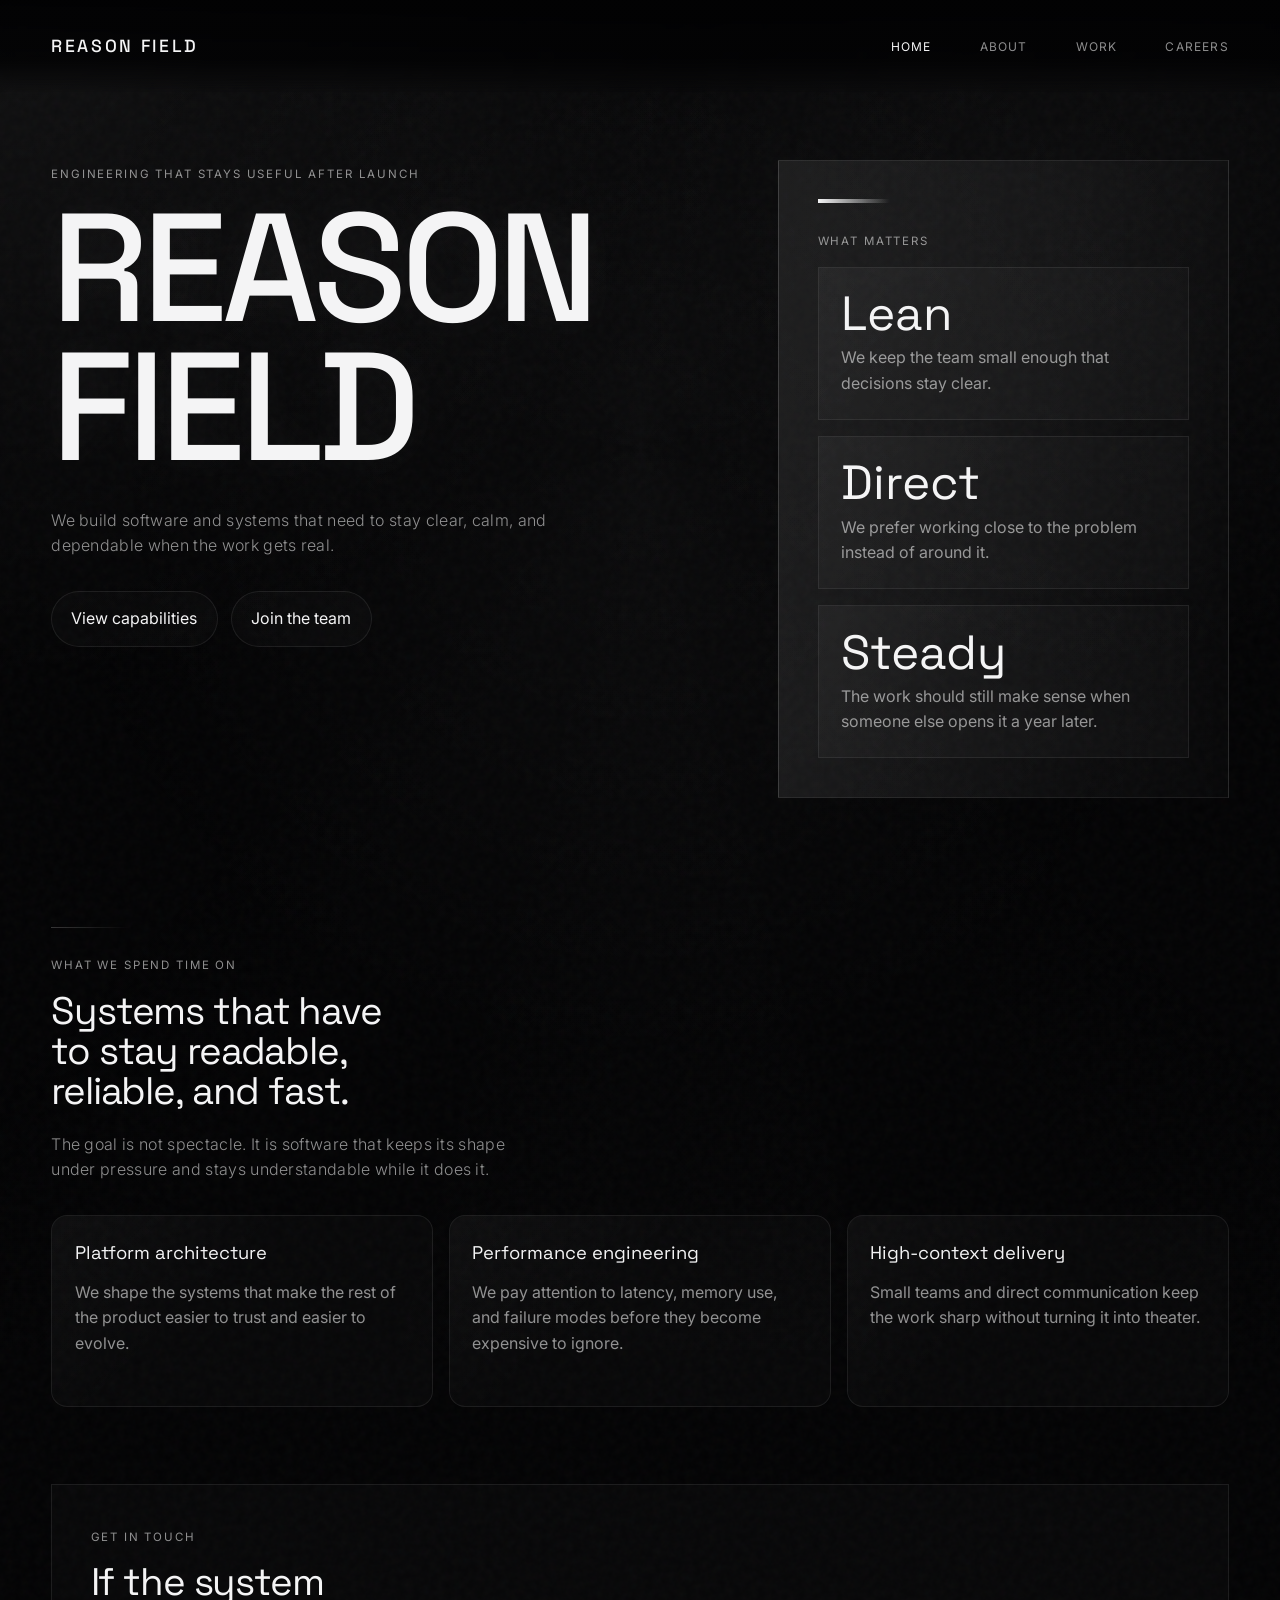
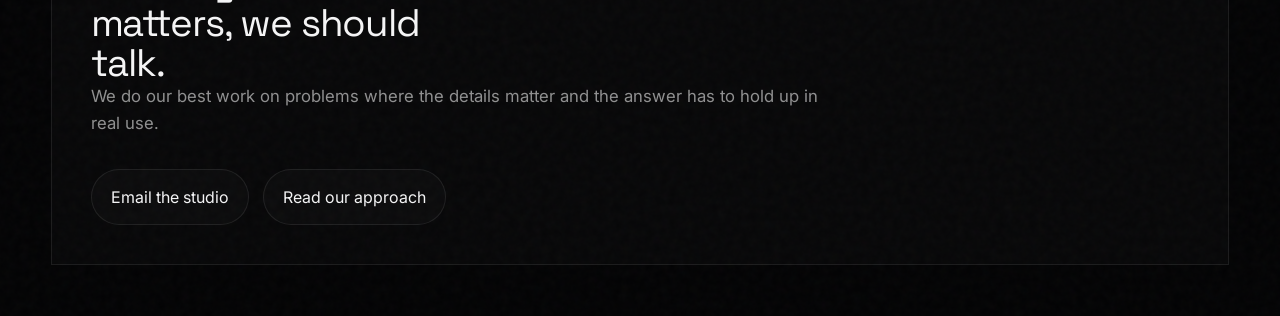
<file: index.html>
<!DOCTYPE html>
<html lang="en">
<head>
    <meta charset="UTF-8">
    <meta name="viewport" content="width=device-width, initial-scale=1.0">
    <meta name="description" content="Reason Field - Bespoke Systems Engineering.">
    <title>Reason Field | Systems Engineering</title>
    <link rel="preconnect" href="https://fonts.googleapis.com">
    <link rel="preconnect" href="https://fonts.gstatic.com" crossorigin>
    <link href="https://fonts.googleapis.com/css2?family=Space+Grotesk:wght@300;400;500&family=Inter:wght@300;400&display=swap" rel="stylesheet">
    <link rel="stylesheet" href="style.css">
    <style>
        .home-main {
            display: grid;
            gap: clamp(3rem, 6vw, 6rem);
            padding-top: 10rem;
        }

        .hero-shell {
            display: grid;
            grid-template-columns: minmax(0, 1.2fr) minmax(280px, 0.8fr);
            gap: clamp(2rem, 4vw, 5rem);
            align-items: start;
        }

        .hero-copy {
            max-width: 40rem;
        }

        .home-main h1 {
            font-family: 'Space Grotesk', sans-serif;
            font-size: clamp(4rem, 12vw, 12rem);
            font-weight: 500;
            line-height: 0.9;
            letter-spacing: -0.04em;
            white-space: nowrap;
            text-shadow: 0 0 40px rgba(255,255,255,0.05), 0 0 100px rgba(255,255,255,0.02);
            margin-bottom: 2rem;
            animation: pulseGlow 8s ease-in-out infinite alternate;
        }

        @keyframes pulseGlow {
            0% { text-shadow: 0 0 40px rgba(255,255,255,0.05), 0 0 100px rgba(255,255,255,0.02); }
            100% { text-shadow: 0 0 60px rgba(255,255,255,0.08), 0 0 120px rgba(255,255,255,0.05); }
        }

        .hero-desc {
            font-weight: 300;
            font-size: clamp(1rem, 1.2vw, 1.25rem);
            max-width: 500px;
            color: var(--text-mute);
            letter-spacing: 0.02em;
            margin-top: 1.25rem;
        }

        .section-title {
            max-width: 14ch;
        }

        .landing-note {
            max-width: 30rem;
        }

        @media (max-width: 900px) {
            .hero-shell {
                grid-template-columns: 1fr;
            }

            .home-main h1 {
                white-space: normal;
            }
        }
    </style>
</head>
<body>
    <a href="#main-content" class="skip-link">Skip to main content</a>
    <div class="ambient-field"></div>
    
    <header>
        <a href="index.html" class="logo">Reason Field</a>
        <nav aria-label="Main navigation">
            <ul>
                <li><a href="index.html" aria-current="page">Home</a></li>
                <li><a href="about.html">About</a></li>
                <li><a href="work.html">Work</a></li>
                <li><a href="careers.html">Careers</a></li>
            </ul>
        </nav>
    </header>

    <main id="main-content" class="home-main">
        <section class="hero-shell" aria-labelledby="home-title">
            <div class="hero-copy">
                <span class="section-label">Engineering that stays useful after launch</span>
                <h1 id="home-title">REASON<br>FIELD</h1>
                <p class="hero-desc">
                    We build software and systems that need to stay clear, calm, and dependable when the work gets real.
                </p>
                <div class="button-row">
                    <a href="work.html" class="button-link">View capabilities</a>
                    <a href="careers.html" class="button-link">Join the team</a>
                </div>
            </div>

            <aside class="quote-panel" aria-label="Company metrics">
                <span class="section-label">What matters</span>
                <div class="stat-grid">
                    <article class="stat-card">
                        <div class="stat-value">Lean</div>
                        <p class="stat-label">We keep the team small enough that decisions stay clear.</p>
                    </article>
                    <article class="stat-card">
                        <div class="stat-value">Direct</div>
                        <p class="stat-label">We prefer working close to the problem instead of around it.</p>
                    </article>
                    <article class="stat-card">
                        <div class="stat-value">Steady</div>
                        <p class="stat-label">The work should still make sense when someone else opens it a year later.</p>
                    </article>
                </div>
            </aside>
        </section>

        <section class="section-shell" aria-labelledby="focus-title">
            <span class="section-label">What we spend time on</span>
            <h2 id="focus-title" class="section-title">Systems that have to stay readable, reliable, and fast.</h2>
            <p class="hero-desc landing-note">
                The goal is not spectacle. It is software that keeps its shape under pressure and stays understandable while it does it.
            </p>
            <div class="feature-grid" style="margin-top: 2rem;">
                <article class="feature-card">
                    <h3>Platform architecture</h3>
                    <p>We shape the systems that make the rest of the product easier to trust and easier to evolve.</p>
                </article>
                <article class="feature-card">
                    <h3>Performance engineering</h3>
                    <p>We pay attention to latency, memory use, and failure modes before they become expensive to ignore.</p>
                </article>
                <article class="feature-card">
                    <h3>High-context delivery</h3>
                    <p>Small teams and direct communication keep the work sharp without turning it into theater.</p>
                </article>
            </div>
        </section>

        <section class="cta-panel" aria-labelledby="contact-title">
            <span class="section-label">Get in touch</span>
            <h2 id="contact-title" class="section-title">If the system matters, we should talk.</h2>
            <p class="lead-copy">We do our best work on problems where the details matter and the answer has to hold up in real use.</p>
            <div class="button-row">
                <a href="mailto:contact@reasonfield.in" class="button-link">Email the studio</a>
                <a href="about.html" class="button-link">Read our approach</a>
            </div>
        </section>
    </main>
</body>
</html>
</file>
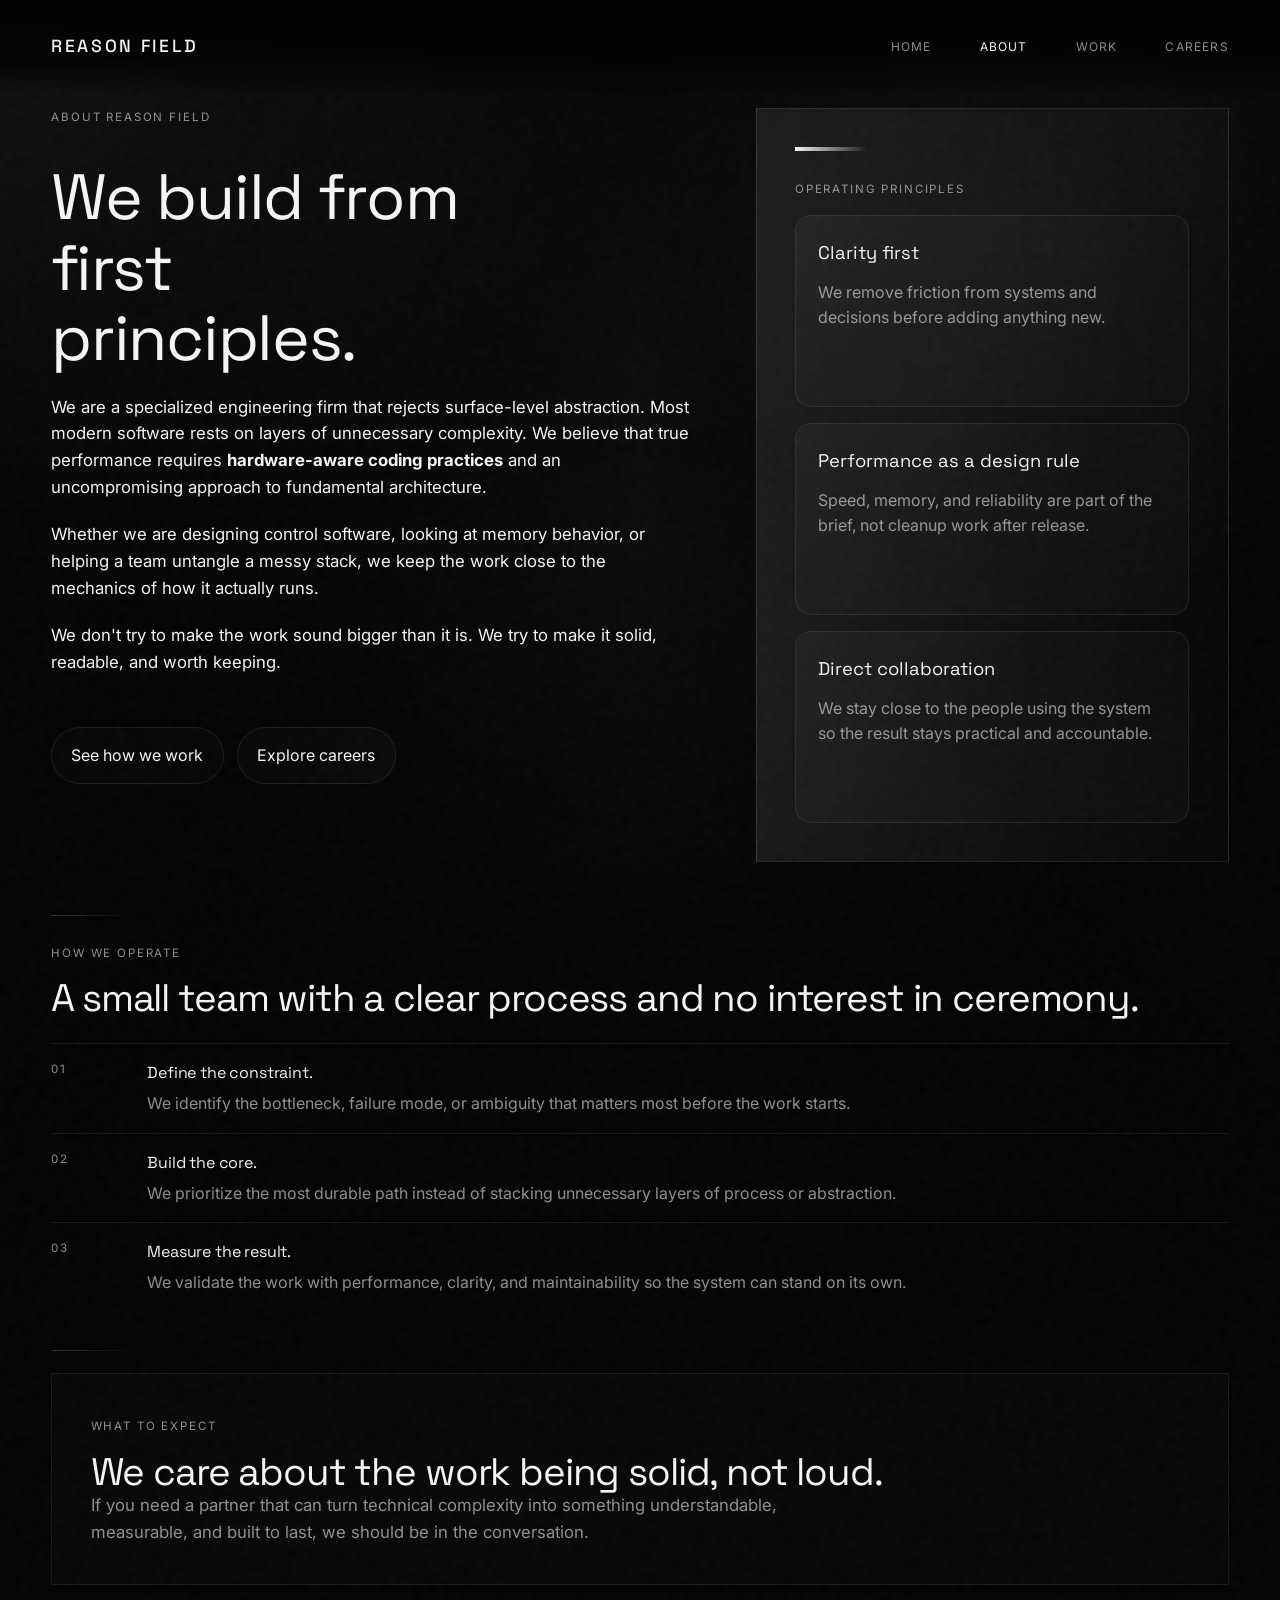
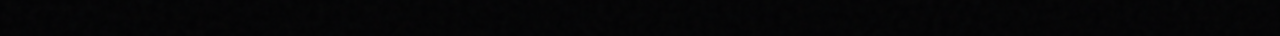
<file: about.html>
<!DOCTYPE html>
<html lang="en">
<head>
    <meta charset="UTF-8">
    <meta name="viewport" content="width=device-width, initial-scale=1.0">
    <meta name="description" content="About Reason Field and the systems we build.">
    <title>About | Reason Field</title>
    <link rel="preconnect" href="https://fonts.googleapis.com">
    <link rel="preconnect" href="https://fonts.gstatic.com" crossorigin>
    <link href="https://fonts.googleapis.com/css2?family=Space+Grotesk:wght@300;400;500&family=Inter:wght@300;400&display=swap" rel="stylesheet">
    <link rel="stylesheet" href="style.css">
    <style>
        .about-hero {
            display: grid;
            grid-template-columns: minmax(0, 1.15fr) minmax(280px, 0.85fr);
            gap: clamp(2rem, 5vw, 5rem);
            align-items: start;
        }

        .sticky-heading {
            font-family: 'Space Grotesk', sans-serif;
            font-size: clamp(2.5rem, 5vw, 4.25rem);
            font-weight: 400;
            letter-spacing: -0.02em;
            line-height: 1.1;
            max-width: 10ch;
        }

        .text-content {
            display: grid;
            gap: 1.25rem;
        }

        .text-content p {
            font-size: 1.05rem;
        }

        @media (max-width: 900px) {
            .about-hero { grid-template-columns: 1fr; }
        }
    </style>
</head>
<body>
    <a href="#main-content" class="skip-link">Skip to main content</a>
    <div class="ambient-field"></div>
    
    <header>
        <a href="index.html" class="logo">Reason Field</a>
        <nav aria-label="Main navigation">
            <ul>
                <li><a href="index.html">Home</a></li>
                <li><a href="about.html" aria-current="page">About</a></li>
                <li><a href="work.html">Work</a></li>
                <li><a href="careers.html">Careers</a></li>
            </ul>
        </nav>
    </header>

    <main id="main-content">
        <section class="about-hero" aria-labelledby="about-title">
            <div class="text-content">
                <span class="section-label">About Reason Field</span>
                <h1 id="about-title" class="sticky-heading">We build from first principles.</h1>
                <p>We are a specialized engineering firm that rejects surface-level abstraction. Most modern software rests on layers of unnecessary complexity. We believe that true performance requires <strong>hardware-aware coding practices</strong> and an uncompromising approach to fundamental architecture.</p>
                <p>Whether we are designing control software, looking at memory behavior, or helping a team untangle a messy stack, we keep the work close to the mechanics of how it actually runs.</p>
                <p>We don't try to make the work sound bigger than it is. We try to make it solid, readable, and worth keeping.</p>
                <div class="button-row">
                    <a href="work.html" class="button-link">See how we work</a>
                    <a href="careers.html" class="button-link">Explore careers</a>
                </div>
            </div>

            <aside class="quote-panel" aria-label="Reason Field operating principles">
                <span class="section-label">Operating principles</span>
                <div class="feature-grid">
                    <article class="feature-card">
                        <h3>Clarity first</h3>
                        <p>We remove friction from systems and decisions before adding anything new.</p>
                    </article>
                    <article class="feature-card">
                        <h3>Performance as a design rule</h3>
                        <p>Speed, memory, and reliability are part of the brief, not cleanup work after release.</p>
                    </article>
                    <article class="feature-card">
                        <h3>Direct collaboration</h3>
                        <p>We stay close to the people using the system so the result stays practical and accountable.</p>
                    </article>
                </div>
            </aside>
        </section>

        <section class="section-shell" aria-labelledby="about-method-title">
            <span class="section-label">How we operate</span>
            <h2 id="about-method-title" class="section-title">A small team with a clear process and no interest in ceremony.</h2>
            <ul class="timeline">
                <li>
                    <span class="step">01</span>
                    <div>
                        <strong>Define the constraint.</strong>
                        <p class="muted-copy">We identify the bottleneck, failure mode, or ambiguity that matters most before the work starts.</p>
                    </div>
                </li>
                <li>
                    <span class="step">02</span>
                    <div>
                        <strong>Build the core.</strong>
                        <p class="muted-copy">We prioritize the most durable path instead of stacking unnecessary layers of process or abstraction.</p>
                    </div>
                </li>
                <li>
                    <span class="step">03</span>
                    <div>
                        <strong>Measure the result.</strong>
                        <p class="muted-copy">We validate the work with performance, clarity, and maintainability so the system can stand on its own.</p>
                    </div>
                </li>
            </ul>
        </section>

        <section class="section-shell cta-panel" aria-labelledby="about-commitment-title">
            <span class="section-label">What to expect</span>
            <h2 id="about-commitment-title" class="section-title">We care about the work being solid, not loud.</h2>
            <p class="lead-copy">If you need a partner that can turn technical complexity into something understandable, measurable, and built to last, we should be in the conversation.</p>
        </section>
    </main>
</body>
</html>
</file>
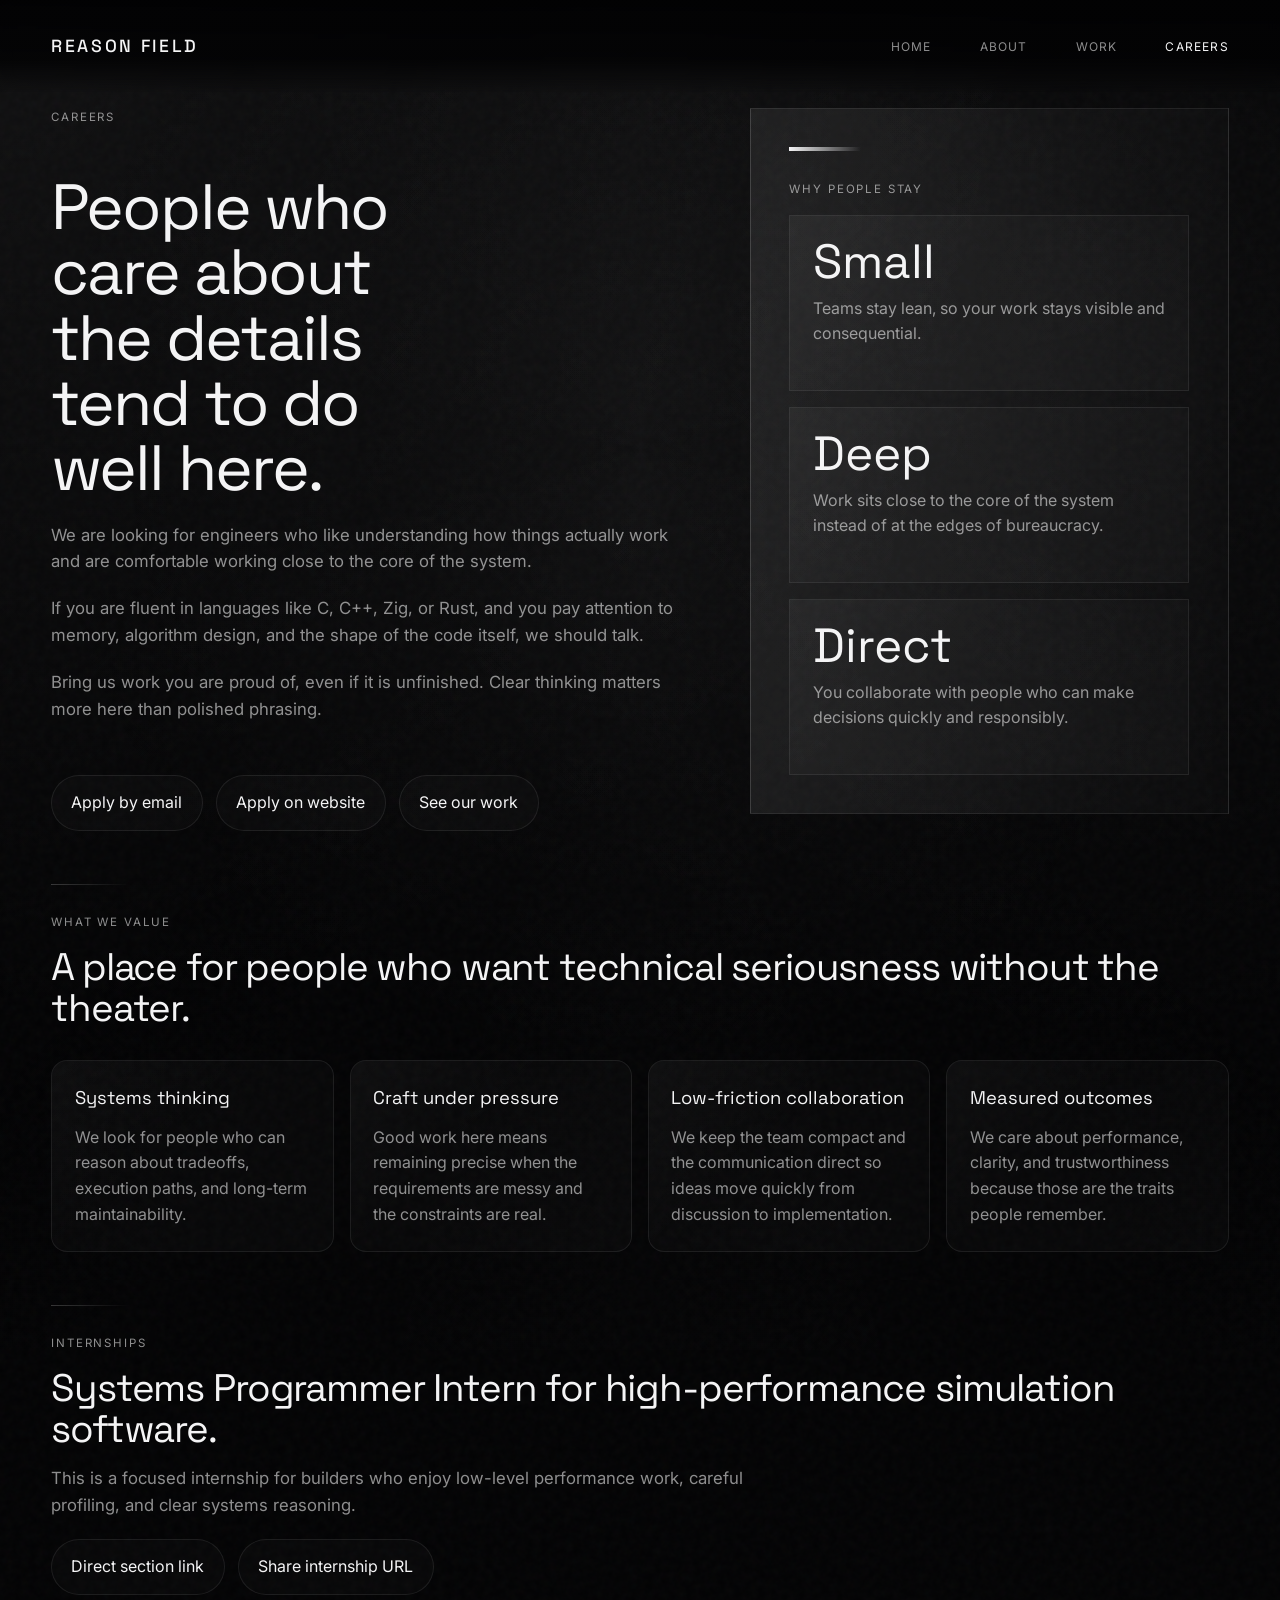
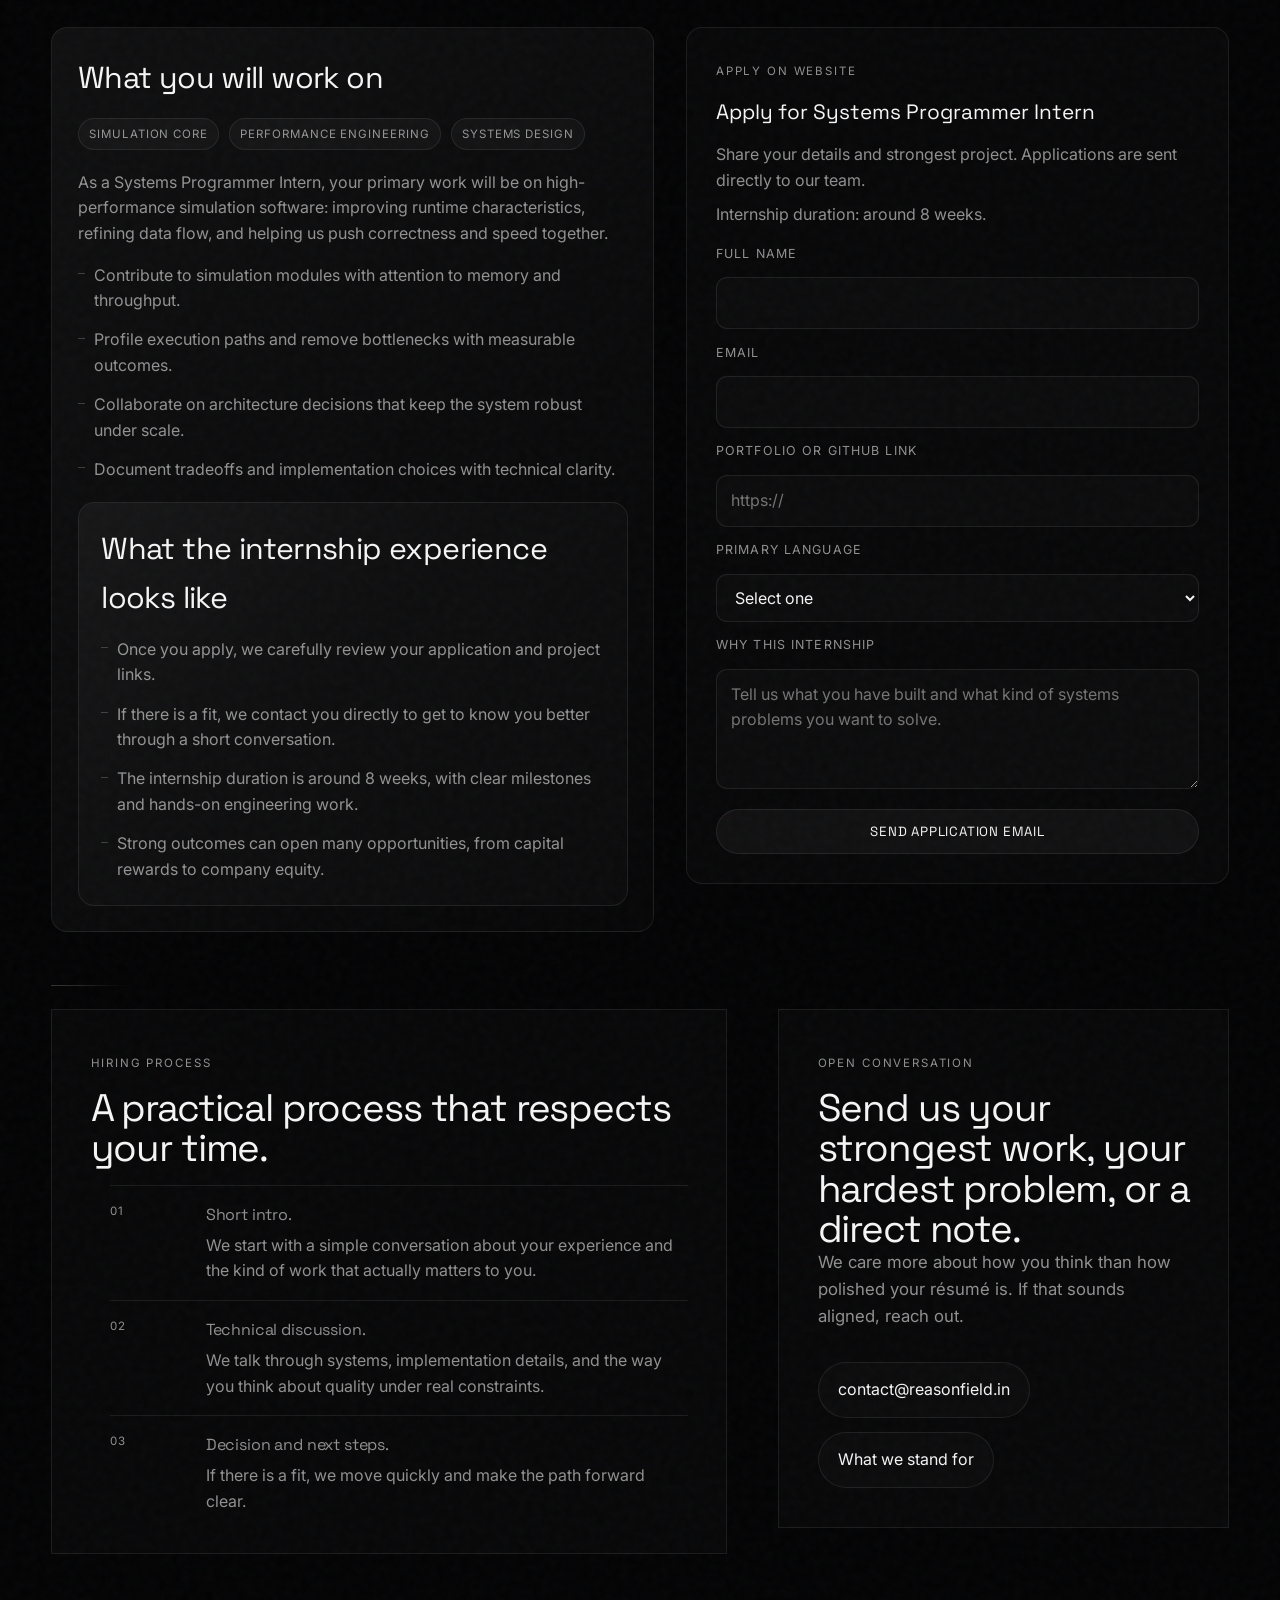
<file: careers.html>
<!DOCTYPE html>
<html lang="en">
<head>
    <meta charset="UTF-8">
    <meta name="viewport" content="width=device-width, initial-scale=1.0">
    <meta name="description" content="Careers at Reason Field.">
    <title>Careers | Reason Field</title>
    <link rel="preconnect" href="https://fonts.googleapis.com">
    <link rel="preconnect" href="https://fonts.gstatic.com" crossorigin>
    <link href="https://fonts.googleapis.com/css2?family=Space+Grotesk:wght@300;400;500&family=Inter:wght@300;400&display=swap" rel="stylesheet">
    <link rel="stylesheet" href="style.css">
    <style>
        .careers-hero {
            display: grid;
            grid-template-columns: minmax(0, 1.15fr) minmax(280px, 0.85fr);
            gap: clamp(2rem, 4vw, 4.5rem);
            align-items: start;
        }

        .hero-title {
            font-family: 'Space Grotesk', sans-serif;
            font-size: clamp(2.6rem, 5vw, 4.5rem);
            line-height: 1.02;
            letter-spacing: -0.03em;
            font-weight: 400;
            max-width: 10ch;
            margin-top: 0.8rem;
        }

        .hero-copy {
            display: grid;
            gap: 1.25rem;
        }

        .hero-copy p {
            font-size: 1.05rem;
            color: var(--text-mute);
        }

        .benefit-card {
            min-height: 11rem;
        }

        .benefit-card .stat-label {
            margin-top: 0.6rem;
        }

        .internship-layout {
            display: grid;
            grid-template-columns: minmax(0, 1fr) minmax(320px, 0.9fr);
            gap: clamp(1.25rem, 3vw, 2rem);
            margin-top: 2rem;
            align-items: start;
        }

        .internship-brief {
            border: 1px solid var(--border-subtle);
            background: linear-gradient(130deg, rgba(255, 255, 255, 0.05), rgba(255, 255, 255, 0.015));
            border-radius: 1rem;
            padding: clamp(1.2rem, 2vw, 1.7rem);
        }

        .internship-brief h3 {
            font-family: 'Space Grotesk', sans-serif;
            font-size: clamp(1.3rem, 2.4vw, 1.9rem);
            font-weight: 400;
            letter-spacing: -0.02em;
            margin-bottom: 0.9rem;
        }

        .internship-brief p {
            color: var(--text-mute);
        }

        .internship-tags {
            display: flex;
            flex-wrap: wrap;
            gap: 0.6rem;
            margin: 1rem 0 1.25rem;
        }

        .internship-tag {
            font-size: 0.72rem;
            letter-spacing: 0.08em;
            text-transform: uppercase;
            border: 1px solid var(--border-subtle);
            padding: 0.35rem 0.65rem;
            border-radius: 999px;
            color: var(--text-mute);
            background: rgba(255, 255, 255, 0.03);
        }

        .internship-points {
            margin-top: 1rem;
            list-style: none;
            display: grid;
            gap: 0.85rem;
        }

        .internship-points li {
            padding-left: 1rem;
            position: relative;
            color: var(--text-mute);
        }

        .internship-points li::before {
            content: "";
            position: absolute;
            left: 0;
            top: 0.65rem;
            width: 0.45rem;
            height: 1px;
            background: var(--border-glow);
        }

        .apply-panel {
            border: 1px solid var(--border-subtle);
            background: rgba(255, 255, 255, 0.02);
            border-radius: 1rem;
            padding: clamp(1.2rem, 2.4vw, 1.8rem);
        }

        .apply-panel h3 {
            font-family: 'Space Grotesk', sans-serif;
            font-weight: 400;
            font-size: 1.3rem;
            margin-bottom: 0.8rem;
        }

        .internship-form {
            display: grid;
            gap: 0.85rem;
            margin-top: 1rem;
        }

        .internship-form label {
            font-size: 0.78rem;
            text-transform: uppercase;
            letter-spacing: 0.09em;
            color: var(--text-mute);
        }

        .internship-form input,
        .internship-form textarea,
        .internship-form select {
            width: 100%;
            border: 1px solid var(--border-subtle);
            border-radius: 0.7rem;
            background: rgba(255, 255, 255, 0.02);
            color: var(--text-prime);
            padding: 0.75rem 0.85rem;
            font: inherit;
        }

        .internship-form select {
            color-scheme: dark;
        }

        .internship-form select option {
            background-color: #090a0d;
            color: var(--text-prime);
        }

        .internship-form textarea {
            min-height: 7.5rem;
            resize: vertical;
        }

        .internship-form button {
            margin-top: 0.4rem;
            border: 1px solid var(--border-subtle);
            border-radius: 999px;
            background: rgba(255, 255, 255, 0.04);
            color: var(--text-prime);
            padding: 0.82rem 1.05rem;
            font-family: 'Space Grotesk', sans-serif;
            letter-spacing: 0.06em;
            text-transform: uppercase;
            cursor: pointer;
            transition: transform 0.2s ease, border-color 0.2s ease, background 0.2s ease;
        }

        .internship-form button:hover,
        .internship-form button:focus-visible {
            transform: translateY(-2px);
            border-color: var(--border-glow);
            background: rgba(255, 255, 255, 0.08);
        }

        @media (max-width: 900px) {
            .careers-hero {
                grid-template-columns: 1fr;
            }

            .internship-layout {
                grid-template-columns: 1fr;
            }
        }
    </style>
</head>
<body>
    <a href="#main-content" class="skip-link">Skip to main content</a>
    <div class="ambient-field"></div>
    <header>
        <a href="index.html" class="logo">Reason Field</a>
        <nav aria-label="Main navigation">
            <ul>
                <li><a href="index.html">Home</a></li>
                <li><a href="about.html">About</a></li>
                <li><a href="work.html">Work</a></li>
                <li><a href="careers.html" aria-current="page">Careers</a></li>
            </ul>
        </nav>
    </header>

    <main id="main-content">
        <section class="careers-hero" aria-labelledby="careers-title">
            <div class="hero-copy">
                <span class="section-label">Careers</span>
                <h1 id="careers-title" class="hero-title">People who care about the details tend to do well here.</h1>
                <p>We are looking for engineers who like understanding how things actually work and are comfortable working close to the core of the system.</p>
                <p>If you are fluent in languages like C, C++, Zig, or Rust, and you pay attention to memory, algorithm design, and the shape of the code itself, we should talk.</p>
                <p>Bring us work you are proud of, even if it is unfinished. Clear thinking matters more here than polished phrasing.</p>
                <div class="button-row">
                    <a href="mailto:contact@reasonfield.in" class="button-link">Apply by email</a>
                    <a href="#internships" class="button-link">Apply on website</a>
                    <a href="work.html" class="button-link">See our work</a>
                </div>
            </div>

            <aside class="quote-panel" aria-label="Reasons to join Reason Field">
                <span class="section-label">Why people stay</span>
                <div class="stat-grid">
                    <article class="stat-card benefit-card">
                        <div class="stat-value">Small</div>
                        <p class="stat-label">Teams stay lean, so your work stays visible and consequential.</p>
                    </article>
                    <article class="stat-card benefit-card">
                        <div class="stat-value">Deep</div>
                        <p class="stat-label">Work sits close to the core of the system instead of at the edges of bureaucracy.</p>
                    </article>
                    <article class="stat-card benefit-card">
                        <div class="stat-value">Direct</div>
                        <p class="stat-label">You collaborate with people who can make decisions quickly and responsibly.</p>
                    </article>
                </div>
            </aside>
        </section>

        <section class="section-shell" aria-labelledby="values-title">
            <span class="section-label">What we value</span>
            <h2 id="values-title" class="section-title">A place for people who want technical seriousness without the theater.</h2>
            <div class="feature-grid" style="margin-top: 2rem;">
                <article class="feature-card">
                    <h3>Systems thinking</h3>
                    <p>We look for people who can reason about tradeoffs, execution paths, and long-term maintainability.</p>
                </article>
                <article class="feature-card">
                    <h3>Craft under pressure</h3>
                    <p>Good work here means remaining precise when the requirements are messy and the constraints are real.</p>
                </article>
                <article class="feature-card">
                    <h3>Low-friction collaboration</h3>
                    <p>We keep the team compact and the communication direct so ideas move quickly from discussion to implementation.</p>
                </article>
                <article class="feature-card">
                    <h3>Measured outcomes</h3>
                    <p>We care about performance, clarity, and trustworthiness because those are the traits people remember.</p>
                </article>
            </div>
        </section>

        <section id="internships" class="section-shell" aria-labelledby="internships-title">
            <span class="section-label">Internships</span>
            <h2 id="internships-title" class="section-title">Systems Programmer Intern for high-performance simulation software.</h2>
            <p class="lead-copy" style="margin-top: 1rem;">This is a focused internship for builders who enjoy low-level performance work, careful profiling, and clear systems reasoning.</p>
            <div class="button-row" style="margin-top: 1.25rem;">
                <a href="#internships" class="button-link">Direct section link</a>
                <a href="https://reasonfield.in/careers.html#internships" class="button-link">Share internship URL</a>
            </div>

            <div class="internship-layout">
                <article class="internship-brief" aria-label="Internship role details">
                    <h3>What you will work on</h3>
                    <div class="internship-tags">
                        <span class="internship-tag">Simulation Core</span>
                        <span class="internship-tag">Performance Engineering</span>
                        <span class="internship-tag">Systems Design</span>
                    </div>
                    <p>As a Systems Programmer Intern, your primary work will be on high-performance simulation software: improving runtime characteristics, refining data flow, and helping us push correctness and speed together.</p>
                    <ul class="internship-points">
                        <li>Contribute to simulation modules with attention to memory and throughput.</li>
                        <li>Profile execution paths and remove bottlenecks with measurable outcomes.</li>
                        <li>Collaborate on architecture decisions that keep the system robust under scale.</li>
                        <li>Document tradeoffs and implementation choices with technical clarity.</li>
                    </ul>

                    <div class="detail-panel" style="margin-top: 1.2rem;">
                        <h3>What the internship experience looks like</h3>
                        <ul class="internship-points" style="margin-top: 0.75rem;">
                            <li>Once you apply, we carefully review your application and project links.</li>
                            <li>If there is a fit, we contact you directly to get to know you better through a short conversation.</li>
                            <li>The internship duration is around 8 weeks, with clear milestones and hands-on engineering work.</li>
                            <li>Strong outcomes can open many opportunities, from capital rewards to company equity.</li>
                        </ul>
                    </div>
                </article>

                <aside class="apply-panel" aria-label="Internship application form">
                    <span class="section-label">Apply on Website</span>
                    <h3>Apply for Systems Programmer Intern</h3>
                    <p class="muted-copy">Share your details and strongest project. Applications are sent directly to our team.</p>
                    <p class="muted-copy" style="margin-top: 0.55rem;">Internship duration: around 8 weeks.</p>

                    <form id="internship-application-form" class="internship-form" novalidate>

                        <label for="intern-name">Full name</label>
                        <input id="intern-name" name="name" type="text" autocomplete="name" required>

                        <label for="intern-email">Email</label>
                        <input id="intern-email" name="email" type="email" autocomplete="email" required>

                        <label for="intern-links">Portfolio or GitHub link</label>
                        <input id="intern-links" name="portfolio" type="url" placeholder="https://" required>

                        <label for="intern-language">Primary language</label>
                        <select id="intern-language" name="primary_language" required>
                            <option value="" selected disabled>Select one</option>
                            <option value="C">C</option>
                            <option value="C++">C++</option>
                            <option value="Rust">Rust</option>
                            <option value="Zig">Zig</option>
                            <option value="Other">Other</option>
                        </select>

                        <label for="intern-note">Why this internship</label>
                        <textarea id="intern-note" name="note" placeholder="Tell us what you have built and what kind of systems problems you want to solve." required></textarea>

                        <button id="internship-send-button" type="button">Send application email</button>
                    </form>
                </aside>
            </div>
        </section>

        <section class="section-shell content-grid" aria-labelledby="hiring-title">
            <div class="process-panel">
                <span class="section-label">Hiring process</span>
                <h2 id="hiring-title" class="section-title">A practical process that respects your time.</h2>
                <ol class="timeline">
                    <li>
                        <span class="step">01</span>
                        <div>
                            <strong>Short intro.</strong>
                            <p class="muted-copy">We start with a simple conversation about your experience and the kind of work that actually matters to you.</p>
                        </div>
                    </li>
                    <li>
                        <span class="step">02</span>
                        <div>
                            <strong>Technical discussion.</strong>
                            <p class="muted-copy">We talk through systems, implementation details, and the way you think about quality under real constraints.</p>
                        </div>
                    </li>
                    <li>
                        <span class="step">03</span>
                        <div>
                            <strong>Decision and next steps.</strong>
                            <p class="muted-copy">If there is a fit, we move quickly and make the path forward clear.</p>
                        </div>
                    </li>
                </ol>
            </div>

            <div class="cta-panel">
                <span class="section-label">Open conversation</span>
                <h2 class="section-title">Send us your strongest work, your hardest problem, or a direct note.</h2>
                <p class="lead-copy">We care more about how you think than how polished your résumé is. If that sounds aligned, reach out.</p>
                <div class="button-row">
                    <a href="mailto:contact@reasonfield.in" class="button-link">contact@reasonfield.in</a>
                    <a href="about.html" class="button-link">What we stand for</a>
                </div>
            </div>
        </section>
    </main>

    <script>
        (function () {
            var form = document.getElementById('internship-application-form');
            var sendButton = document.getElementById('internship-send-button');
            if (!form) {
                return;
            }

            var sendApplicationEmail = function () {
                if (!form.checkValidity()) {
                    form.reportValidity();
                    return;
                }

                var name = document.getElementById('intern-name').value.trim();
                var email = document.getElementById('intern-email').value.trim();
                var portfolio = document.getElementById('intern-links').value.trim();
                var language = document.getElementById('intern-language').value;
                var note = document.getElementById('intern-note').value.trim();

                var subject = 'Internship Application - Systems Programmer Intern';
                var lines = [
                    'Role: Systems Programmer Intern',
                    'Duration: Around 8 weeks',
                    '',
                    'Full name: ' + name,
                    'Email: ' + email,
                    'Portfolio/GitHub: ' + portfolio,
                    'Primary language: ' + language,
                    '',
                    'Why this internship:',
                    note
                ];

                var body = encodeURIComponent(lines.join('\n'));
                var mailto = 'mailto:contact@reasonfield.in?subject=' + encodeURIComponent(subject) + '&body=' + body;
                window.location.href = mailto;
            };

            form.addEventListener('submit', function (event) {
                event.preventDefault();
            });

            if (sendButton) {
                sendButton.addEventListener('click', sendApplicationEmail);
            }
        })();
    </script>
</body>
</html>
</file>
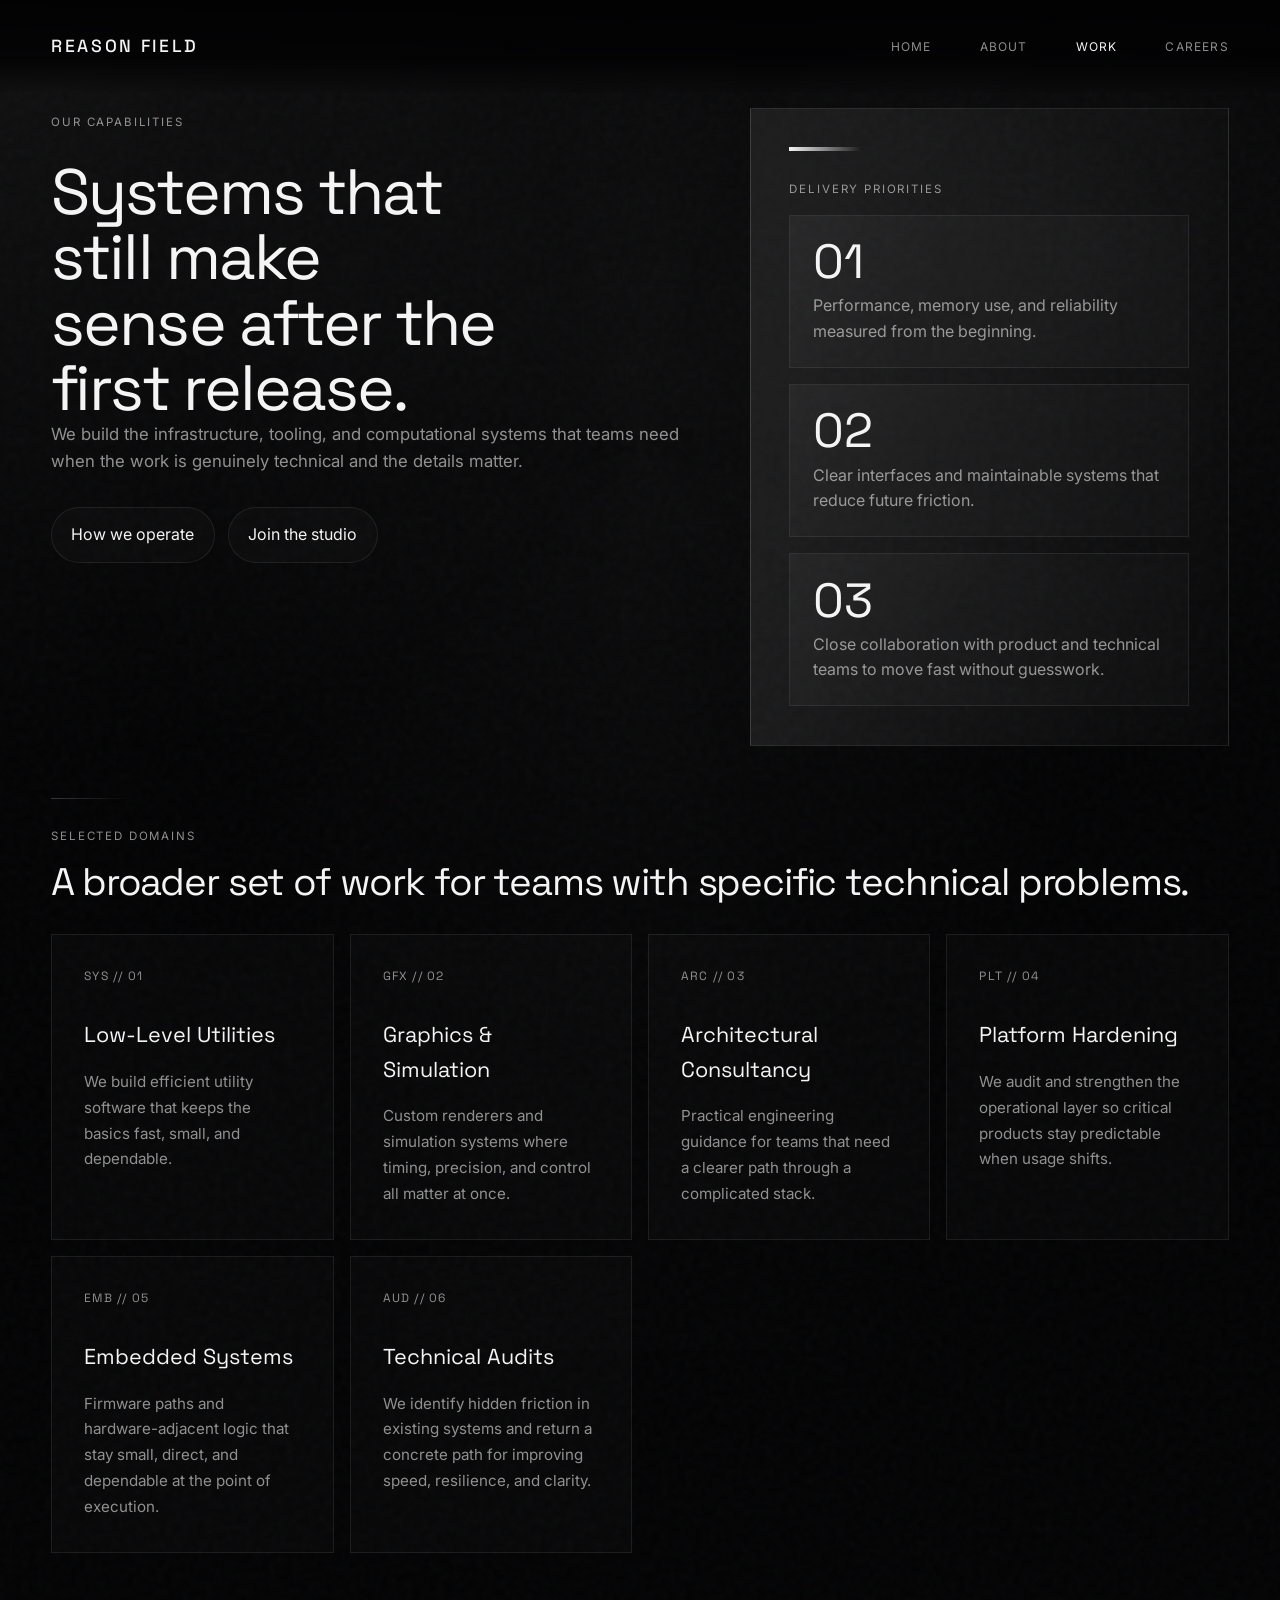
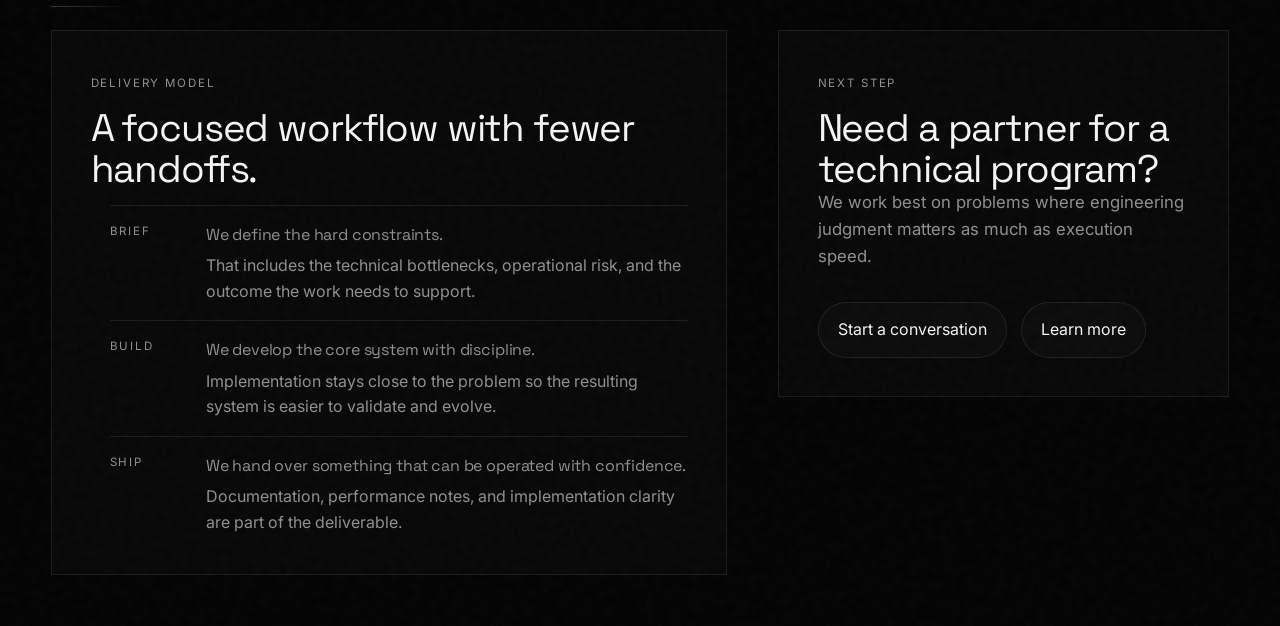
<file: work.html>
<!DOCTYPE html>
<html lang="en">
<head>
    <meta charset="UTF-8">
    <meta name="viewport" content="width=device-width, initial-scale=1.0">
    <meta name="description" content="Reason Field work and capabilities.">
    <title>Work | Reason Field</title>
    <link rel="preconnect" href="https://fonts.googleapis.com">
    <link rel="preconnect" href="https://fonts.gstatic.com" crossorigin>
    <link href="https://fonts.googleapis.com/css2?family=Space+Grotesk:wght@300;400;500&family=Inter:wght@300;400&display=swap" rel="stylesheet">
    <link rel="stylesheet" href="style.css">
    <style>
        .work-hero {
            display: grid;
            grid-template-columns: minmax(0, 1.15fr) minmax(280px, 0.85fr);
            gap: clamp(2rem, 4vw, 4.5rem);
            align-items: start;
        }

        .page-title {
            font-family: 'Space Grotesk', sans-serif;
            font-size: clamp(2.5rem, 5vw, 4.5rem);
            font-weight: 400;
            line-height: 1.02;
            letter-spacing: -0.03em;
            margin-top: 0.8rem;
            max-width: 11ch;
        }

        .service-grid {
            display: grid;
            grid-template-columns: repeat(auto-fit, minmax(280px, 1fr));
            gap: 1rem;
        }

        .card {
            background: rgba(255, 255, 255, 0.02);
            border: 1px solid var(--border-subtle);
            padding: 2rem;
            transition: transform 0.25s ease, border-color 0.25s ease, background 0.25s ease;
            position: relative;
            overflow: hidden;
            min-height: 14rem;
        }

        .card:hover {
            background: rgba(255, 255, 255, 0.04);
            border-top-color: var(--border-glow);
            transform: translateY(-4px);
        }

        .card-id {
            font-family: 'Space Grotesk', sans-serif;
            font-size: 0.75rem;
            color: var(--text-mute);
            letter-spacing: 0.1em;
            display: block;
            margin-bottom: 2rem;
        }

        .card h2 {
            font-family: 'Space Grotesk', sans-serif;
            font-size: 1.35rem;
            font-weight: 400;
            margin-bottom: 1rem;
            color: var(--text-prime);
        }

        .card p {
            color: var(--text-mute);
            font-size: 0.95rem;
            line-height: 1.7;
        }

        @media (max-width: 900px) {
            .work-hero {
                grid-template-columns: 1fr;
            }
        }
    </style>
</head>
<body>
    <a href="#main-content" class="skip-link">Skip to main content</a>
    <div class="ambient-field"></div>
    <header>
        <a href="index.html" class="logo">Reason Field</a>
        <nav aria-label="Main navigation">
            <ul>
                <li><a href="index.html">Home</a></li>
                <li><a href="about.html">About</a></li>
                <li><a href="work.html" aria-current="page">Work</a></li>
                <li><a href="careers.html">Careers</a></li>
            </ul>
        </nav>
    </header>

    <main id="main-content">
        <section class="work-hero" aria-labelledby="work-title">
            <div>
                <span class="section-label">Our capabilities</span>
                <h1 id="work-title" class="page-title">Systems that still make sense after the first release.</h1>
                <p class="lead-copy">We build the infrastructure, tooling, and computational systems that teams need when the work is genuinely technical and the details matter.</p>
                <div class="button-row">
                    <a href="about.html" class="button-link">How we operate</a>
                    <a href="careers.html" class="button-link">Join the studio</a>
                </div>
            </div>

            <aside class="quote-panel" aria-label="Delivery priorities">
                <span class="section-label">Delivery priorities</span>
                <div class="stat-grid">
                    <article class="stat-card">
                        <div class="stat-value">01</div>
                        <p class="stat-label">Performance, memory use, and reliability measured from the beginning.</p>
                    </article>
                    <article class="stat-card">
                        <div class="stat-value">02</div>
                        <p class="stat-label">Clear interfaces and maintainable systems that reduce future friction.</p>
                    </article>
                    <article class="stat-card">
                        <div class="stat-value">03</div>
                        <p class="stat-label">Close collaboration with product and technical teams to move fast without guesswork.</p>
                    </article>
                </div>
            </aside>
        </section>

        <section class="section-shell" aria-labelledby="capabilities-title">
            <span class="section-label">Selected domains</span>
            <h2 id="capabilities-title" class="section-title">A broader set of work for teams with specific technical problems.</h2>
            <div class="service-grid" style="margin-top: 2rem;">
                <article class="card">
                    <span class="card-id">SYS // 01</span>
                    <h2>Low-Level Utilities</h2>
                    <p>We build efficient utility software that keeps the basics fast, small, and dependable.</p>
                </article>

                <article class="card">
                    <span class="card-id">GFX // 02</span>
                    <h2>Graphics & Simulation</h2>
                    <p>Custom renderers and simulation systems where timing, precision, and control all matter at once.</p>
                </article>

                <article class="card">
                    <span class="card-id">ARC // 03</span>
                    <h2>Architectural Consultancy</h2>
                    <p>Practical engineering guidance for teams that need a clearer path through a complicated stack.</p>
                </article>

                <article class="card">
                    <span class="card-id">PLT // 04</span>
                    <h2>Platform Hardening</h2>
                    <p>We audit and strengthen the operational layer so critical products stay predictable when usage shifts.</p>
                </article>

                <article class="card">
                    <span class="card-id">EMB // 05</span>
                    <h2>Embedded Systems</h2>
                    <p>Firmware paths and hardware-adjacent logic that stay small, direct, and dependable at the point of execution.</p>
                </article>

                <article class="card">
                    <span class="card-id">AUD // 06</span>
                    <h2>Technical Audits</h2>
                    <p>We identify hidden friction in existing systems and return a concrete path for improving speed, resilience, and clarity.</p>
                </article>
            </div>
        </section>

        <section class="section-shell content-grid" aria-labelledby="delivery-title">
            <div class="process-panel">
                <span class="section-label">Delivery model</span>
                <h2 id="delivery-title" class="section-title">A focused workflow with fewer handoffs.</h2>
                <ol class="timeline">
                    <li>
                        <span class="step">Brief</span>
                        <div>
                            <strong>We define the hard constraints.</strong>
                            <p class="muted-copy">That includes the technical bottlenecks, operational risk, and the outcome the work needs to support.</p>
                        </div>
                    </li>
                    <li>
                        <span class="step">Build</span>
                        <div>
                            <strong>We develop the core system with discipline.</strong>
                            <p class="muted-copy">Implementation stays close to the problem so the resulting system is easier to validate and evolve.</p>
                        </div>
                    </li>
                    <li>
                        <span class="step">Ship</span>
                        <div>
                            <strong>We hand over something that can be operated with confidence.</strong>
                            <p class="muted-copy">Documentation, performance notes, and implementation clarity are part of the deliverable.</p>
                        </div>
                    </li>
                </ol>
            </div>

            <div class="cta-panel">
                <span class="section-label">Next step</span>
                <h2 class="section-title">Need a partner for a technical program?</h2>
                <p class="lead-copy">We work best on problems where engineering judgment matters as much as execution speed.</p>
                <div class="button-row">
                    <a href="mailto:contact@reasonfield.in" class="button-link">Start a conversation</a>
                    <a href="about.html" class="button-link">Learn more</a>
                </div>
            </div>
        </section>
    </main>
</body>
</html>
</file>
<file: style.css>
/* =========================================
   REASON FIELD - CORE DESIGN SYSTEM
   ========================================= */

:root {
    --bg-core: #020203; /* Deepest abyss black */
    --bg: var(--bg-core);
    --text-prime: #f4f4f5;
    --text: var(--text-prime);
    --text-mute: rgba(255, 255, 255, 0.55);
    --text-dim: var(--text-mute);
    --border-subtle: rgba(255, 255, 255, 0.08);
    --grid-line: var(--border-subtle);
    --border-glow: rgba(255, 255, 255, 0.2);
    --accent: #ffffff;
}

/* Base Reset & Accessibility */
* { margin: 0; padding: 0; box-sizing: border-box; }
html { scroll-behavior: smooth; }
*:focus-visible { outline: 1px solid var(--accent); outline-offset: 6px; }

body {
    background-color: var(--bg-core);
    color: var(--text-prime);
    font-family: 'Inter', sans-serif;
    line-height: 1.6;
    overflow-x: hidden;
    min-height: 100vh;
    display: flex;
    flex-direction: column;
    /* The tactile, physical media noise layer */
    background-image:
        radial-gradient(circle at top left, rgba(255, 255, 255, 0.055), transparent 30%),
        radial-gradient(circle at 85% 10%, rgba(255, 255, 255, 0.035), transparent 24%),
        url("data:image/svg+xml,%3Csvg viewBox='0 0 200 200' xmlns='http://www.w3.org/2000/svg'%3E%3Cfilter id='noiseFilter'%3E%3CfeTurbulence type='fractalNoise' baseFrequency='0.8' numOctaves='3' stitchTiles='stitch'/%3E%3C/filter%3E%3Crect width='100%25' height='100%25' filter='url(%23noiseFilter)' opacity='0.03'/%3E%3C/svg%3E");
}

/* CSS-Native Ambient Field (Replaces the heavy JS Canvas) */
.ambient-field {
    position: fixed;
    top: -50vh; left: -50vw; 
    width: 200vw; height: 200vh;
    /* Creates a massive, subtle volumetric lighting effect */
    background: radial-gradient(circle at 50% 50%, rgba(255, 255, 255, 0.03) 0%, transparent 40%),
                conic-gradient(from 90deg at 50% 50%, transparent 0deg, rgba(255, 255, 255, 0.01) 90deg, transparent 180deg, rgba(255, 255, 255, 0.01) 270deg, transparent 360deg);
    z-index: -1;
    pointer-events: none;
    opacity: 0.9;
}

@media (prefers-reduced-motion: no-preference) {
    .ambient-field { animation: slowRotate 120s linear infinite; }
}
@keyframes slowRotate { 100% { transform: rotate(360deg); } }

/* Global Navigation - Floating Glass Effect */
header {
    position: fixed;
    top: 0; left: 0; width: 100%;
    display: flex;
    justify-content: space-between;
    align-items: center;
    gap: 1.5rem;
    padding: 2rem 4vw;
    z-index: 100;
    background: linear-gradient(to bottom, rgba(2, 2, 3, 0.96) 0%, rgba(2, 2, 3, 0.82) 65%, transparent 100%);
    backdrop-filter: blur(8px); /* Frosted glass over the ambient field */
}

.logo {
    font-family: 'Space Grotesk', sans-serif;
    font-weight: 500;
    font-size: 1.1rem;
    letter-spacing: 0.15em;
    text-transform: uppercase;
    color: var(--text-prime);
    text-decoration: none;
}

nav ul { display: flex; gap: 3rem; list-style: none; flex-wrap: wrap; justify-content: flex-end; }
nav a {
    color: var(--text-mute);
    text-decoration: none;
    font-size: 0.75rem;
    text-transform: uppercase;
    letter-spacing: 0.1em;
    transition: color 0.3s ease;
}
nav a:hover,
nav a:focus-visible,
nav a.active,
nav a[aria-current="page"] {
    color: var(--text-prime);
}

/* Layout Structure */
main {
    flex: 1;
    padding: 12vh 4vw 4vw 4vw; /* Space for fixed header */
    max-width: 1600px;
    margin: 0 auto;
    width: 100%;
    position: relative;
    z-index: 10;
}

/* Skip Link for Accessibility */
.skip-link {
    position: absolute; top: -100px; left: 20px; 
    background: var(--text-prime); color: var(--bg-core); 
    padding: 12px 24px; z-index: 1000; text-decoration: none; 
    font-family: 'Space Grotesk'; font-weight: 500; transition: top 0.3s;
}
.skip-link:focus { top: 20px; }

/* Reusable Content System */
.section-shell {
    margin-top: clamp(3rem, 6vw, 6rem);
    position: relative;
}

.section-shell::before {
    content: "";
    position: absolute;
    top: -1.5rem;
    left: 0;
    width: 5rem;
    height: 1px;
    background: linear-gradient(90deg, var(--border-glow), transparent);
}

.section-label {
    display: inline-block;
    font-size: 0.72rem;
    text-transform: uppercase;
    letter-spacing: 0.16em;
    color: var(--text-mute);
    margin-bottom: 1rem;
}

.section-title {
    font-family: 'Space Grotesk', sans-serif;
    font-size: clamp(1.8rem, 3vw, 3rem);
    line-height: 1.05;
    font-weight: 400;
    letter-spacing: -0.03em;
}

.lead-copy {
    max-width: 68ch;
    font-size: 1.05rem;
    color: var(--text-mute);
}

.button-row {
    display: flex;
    flex-wrap: wrap;
    gap: 0.85rem;
    margin-top: 2rem;
}

.button-link {
    display: inline-flex;
    align-items: center;
    justify-content: center;
    padding: 0.9rem 1.2rem;
    border: 1px solid var(--border-subtle);
    border-radius: 999px;
    color: var(--text-prime);
    text-decoration: none;
    background: rgba(255, 255, 255, 0.02);
    transition: transform 0.2s ease, border-color 0.2s ease, background 0.2s ease;
}

.button-link:hover,
.button-link:focus-visible {
    transform: translateY(-2px);
    border-color: var(--border-glow);
    background: rgba(255, 255, 255, 0.05);
}

.content-grid {
    display: grid;
    grid-template-columns: 1.2fr 0.8fr;
    gap: clamp(2rem, 4vw, 5rem);
    align-items: start;
}

.stat-grid,
.feature-grid {
    display: grid;
    grid-template-columns: repeat(auto-fit, minmax(220px, 1fr));
    gap: 1rem;
}

.stat-card,
.feature-card,
.quote-panel,
.cta-panel,
.process-panel,
.detail-panel {
    border: 1px solid var(--border-subtle);
    background: rgba(255, 255, 255, 0.02);
}

.stat-card,
.feature-card,
.detail-panel {
    padding: 1.4rem;
}

.stat-card {
    position: relative;
    overflow: hidden;
}

.stat-card::after,
.feature-card::after,
.detail-panel::after {
    content: "";
    position: absolute;
    inset: 0;
    background: linear-gradient(135deg, rgba(255, 255, 255, 0.06), transparent 42%);
    opacity: 0.45;
    pointer-events: none;
}

.feature-card,
.detail-panel {
    position: relative;
    overflow: hidden;
    border-radius: 1rem;
}

.stat-value {
    font-family: 'Space Grotesk', sans-serif;
    font-size: clamp(1.8rem, 4vw, 3rem);
    line-height: 1;
    margin-bottom: 0.45rem;
}

.stat-label,
.card-note,
.muted-copy {
    color: var(--text-mute);
}

.feature-card h3,
.detail-panel h3 {
    font-family: 'Space Grotesk', sans-serif;
    font-size: 1.15rem;
    font-weight: 400;
    margin-bottom: 0.75rem;
}

.feature-card p,
.detail-panel p,
.quote-panel p,
.process-panel p {
    color: var(--text-mute);
}

.feature-card {
    min-height: 12rem;
    border-top: 1px solid var(--border-subtle);
}

.quote-panel,
.cta-panel,
.process-panel {
    padding: clamp(1.5rem, 3vw, 2.5rem);
}

.quote-panel {
    border-left: 1px solid var(--border-glow);
    background: linear-gradient(90deg, rgba(255, 255, 255, 0.06), transparent), rgba(255, 255, 255, 0.02);
}

.quote-panel::before {
    content: "";
    display: block;
    height: 0.25rem;
    width: 4.5rem;
    margin-bottom: 1.5rem;
    background: linear-gradient(90deg, var(--text-prime), transparent);
}

.process-panel ol,
.process-panel ul {
    margin-top: 1rem;
    padding-left: 1.2rem;
    color: var(--text-mute);
}

.timeline {
    list-style: none;
    display: grid;
    gap: 1rem;
    margin-top: 1.5rem;
}

.timeline li {
    display: grid;
    grid-template-columns: 5rem 1fr;
    gap: 1rem;
    padding-top: 1rem;
    border-top: 1px solid var(--border-subtle);
}

.timeline li strong {
    display: block;
    margin-bottom: 0.35rem;
    font-family: 'Space Grotesk', sans-serif;
    font-weight: 400;
    letter-spacing: -0.01em;
}

.timeline .step {
    color: var(--text-mute);
    font-size: 0.72rem;
    text-transform: uppercase;
    letter-spacing: 0.15em;
}

@media (max-width: 900px) {
    .content-grid {
        grid-template-columns: 1fr;
    }

    header {
        align-items: flex-start;
    }

    nav ul {
        justify-content: flex-start;
        gap: 1rem 1.5rem;
    }
}

@media (max-width: 700px) {
    main {
        padding-top: 10rem;
    }

    header {
        padding-top: 1.4rem;
        padding-bottom: 1.4rem;
    }

    .timeline li {
        grid-template-columns: 1fr;
        gap: 0.35rem;
    }
}
</file>
